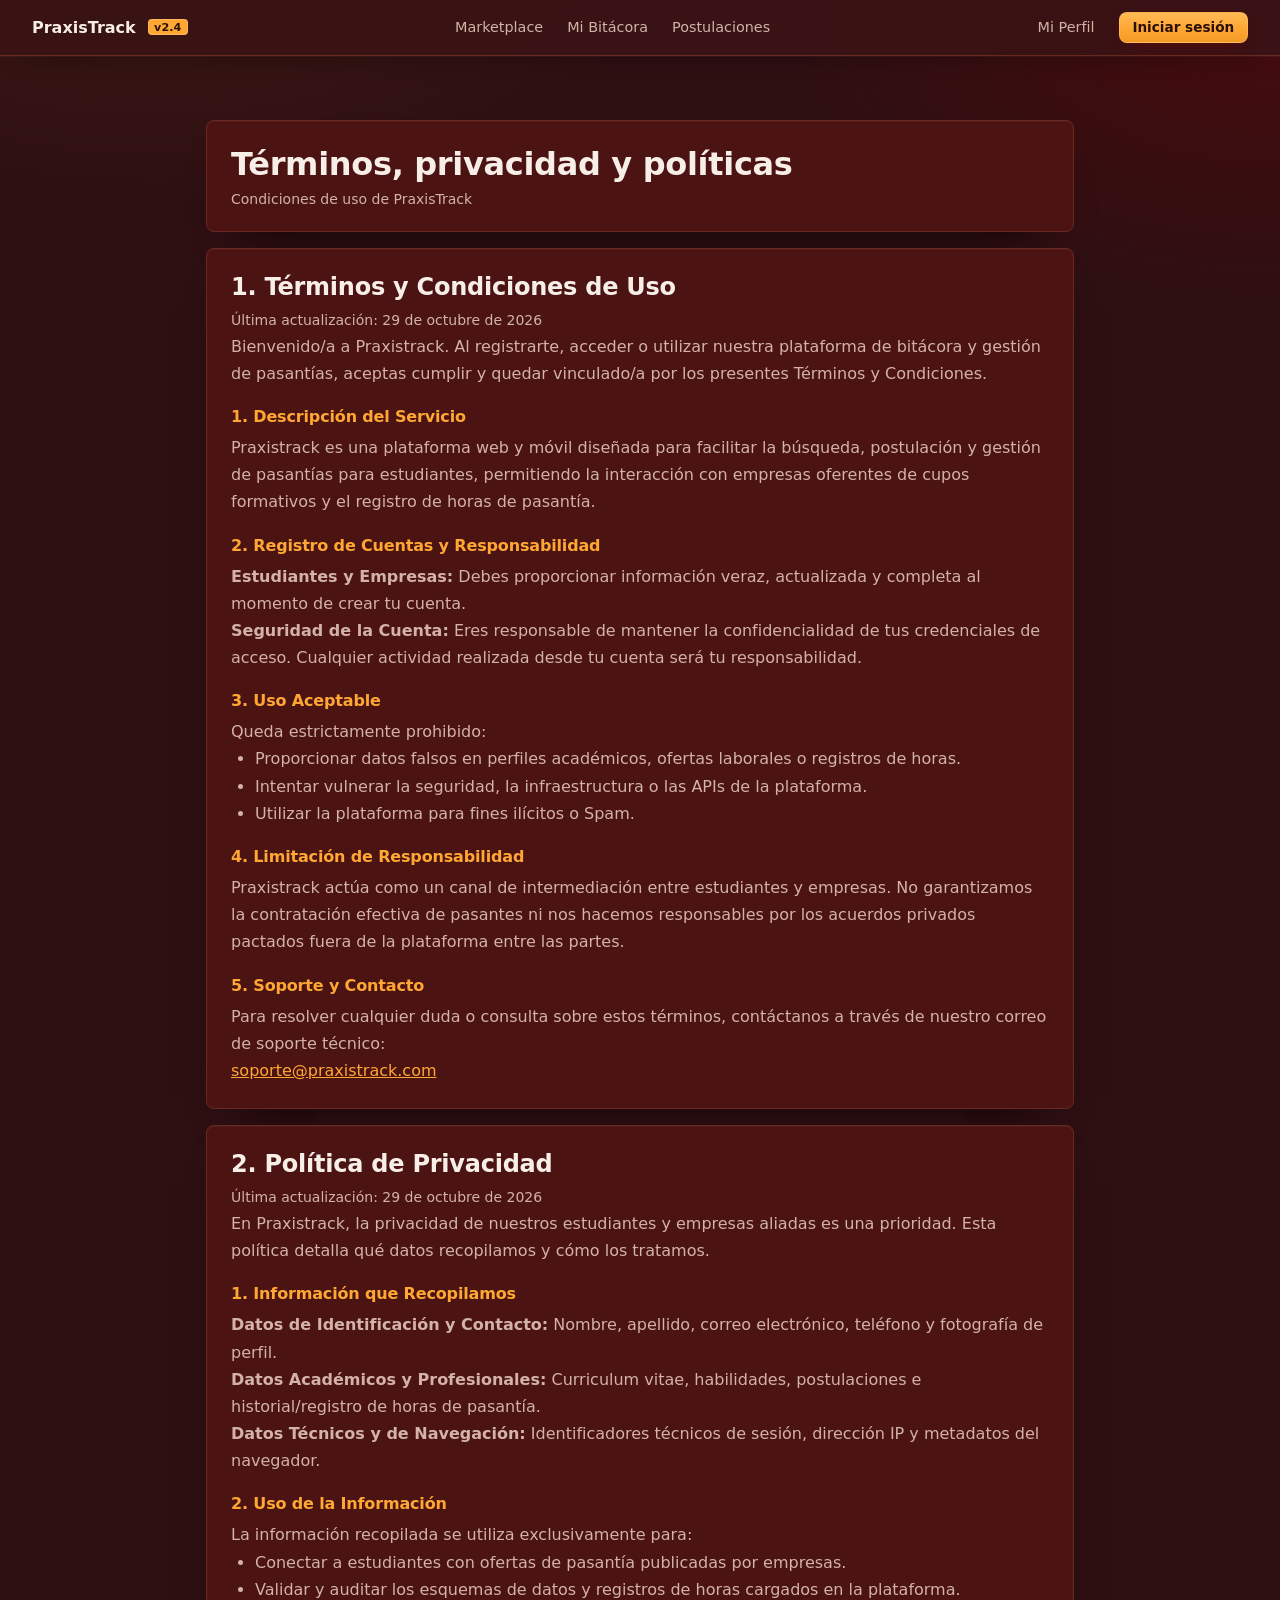
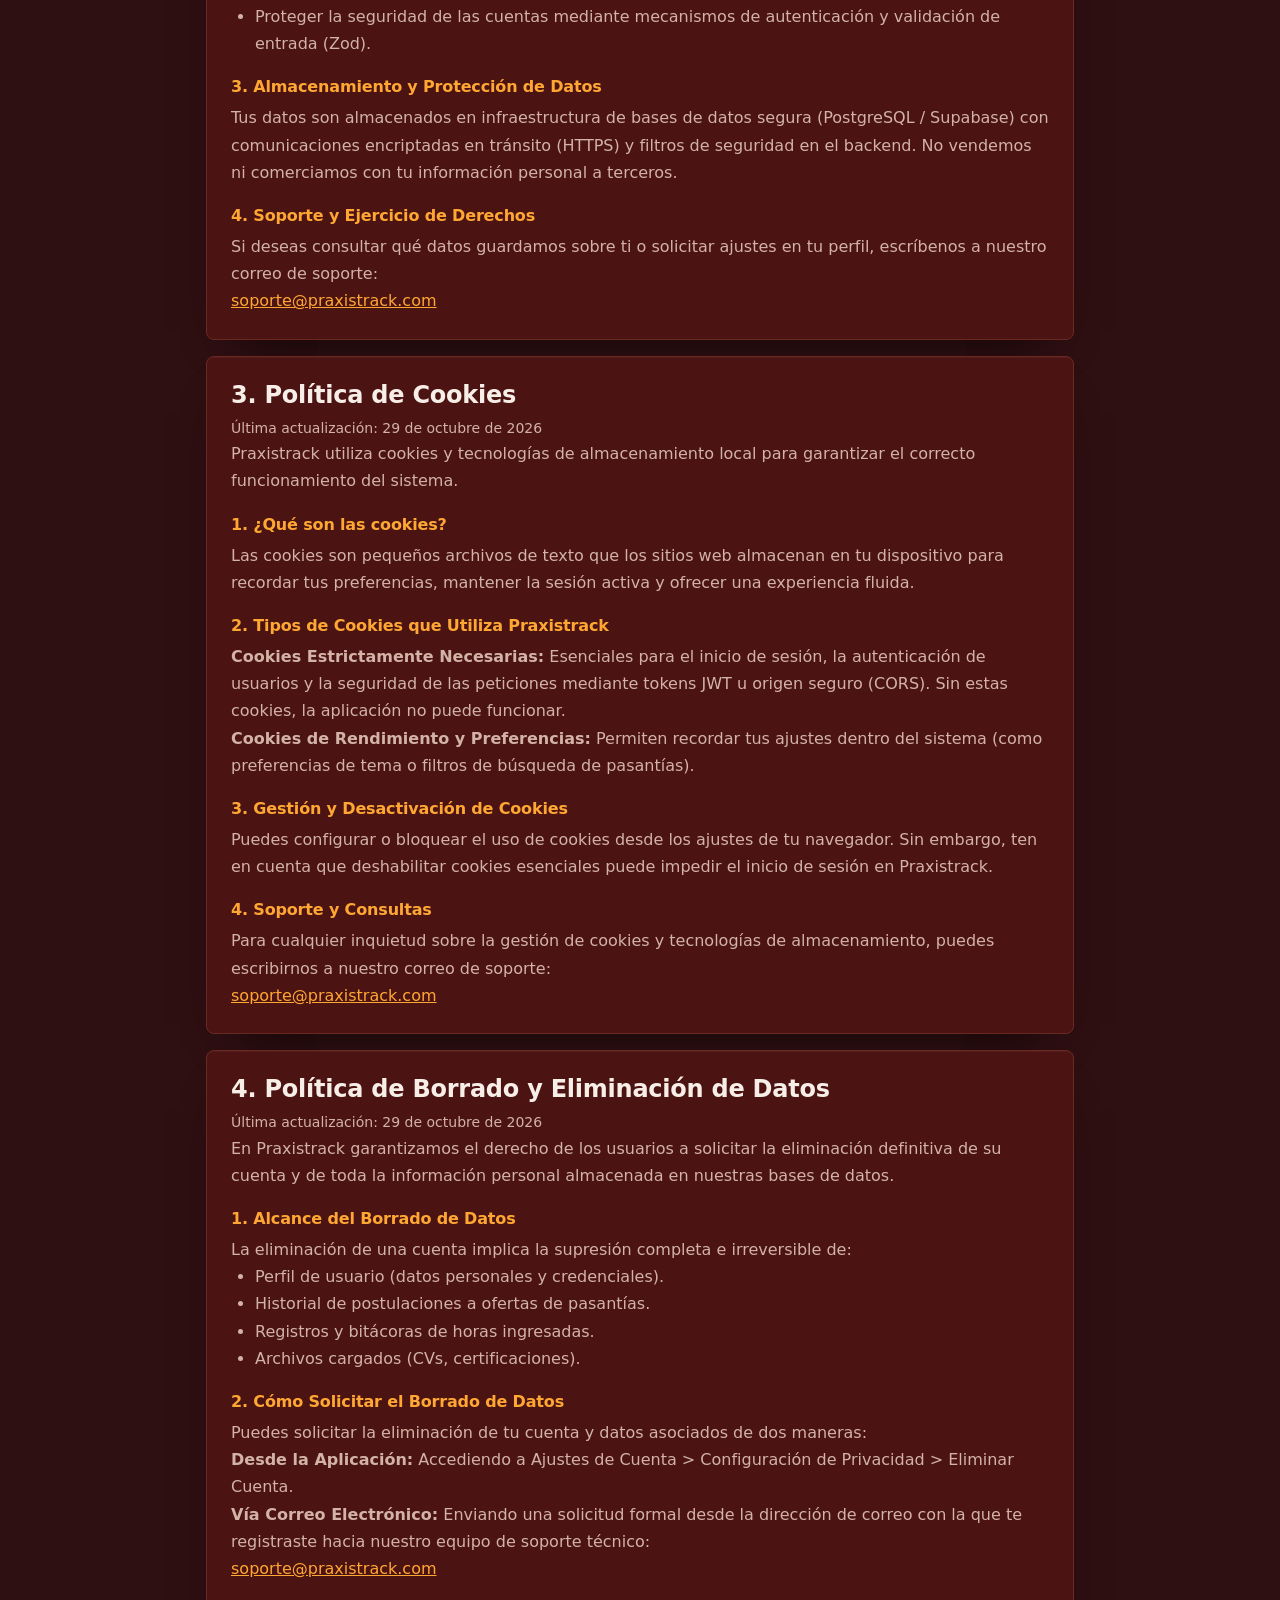
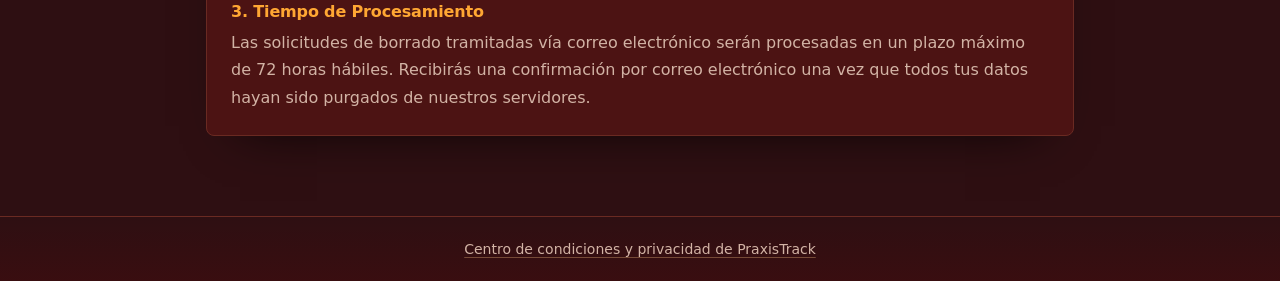
<file: frontend/terminos.html>
<!DOCTYPE html>
<html lang="es">
<head>
    <meta charset="UTF-8">
    <meta name="viewport" content="width=device-width, initial-scale=1.0">
    <title>Términos y privacidad | PraxisTrack</title>
    <link rel="stylesheet" href="css/style.css">
    <style>
        .topnav {
            background-color: rgba(58, 19, 21, 0.92);
            border-bottom: 1px solid var(--border-color);
            padding: 0.75rem 2rem;
            display: flex;
            align-items: center;
            justify-content: space-between;
            position: sticky;
            top: 0;
            z-index: 100;
        }
        .topnav-brand {
            display: flex;
            align-items: center;
            gap: 0.75rem;
            text-decoration: none;
            color: var(--text-main);
            font-weight: 700;
        }
        .topnav-brand span {
            background-color: var(--accent-amber);
            color: var(--on-accent);
            font-size: 0.7rem;
            padding: 0.1rem 0.4rem;
            border-radius: 4px;
        }
        .topnav-menu, .topnav-actions {
            display: flex;
            align-items: center;
            gap: 1.5rem;
        }
        .topnav-menu a, .topnav-link {
            color: var(--text-muted);
            text-decoration: none;
            font-size: 0.9rem;
            font-weight: 500;
            transition: color 0.2s;
        }
        .topnav-menu a:hover, .topnav-menu a.active, .topnav-link:hover {
            color: var(--accent-amber);
        }
        .topnav-auth-action {
            padding: 0.4rem 0.8rem;
            font-size: 0.85rem;
        }
        .terms-container {
            max-width: 900px;
            margin: 2rem auto;
        }
        .terms-header, .terms-section {
            background: var(--bg-card);
            border: 1px solid var(--border-color);
            border-radius: 8px;
            padding: 1.5rem;
            margin-bottom: 1rem;
        }
        .terms-header h1, .terms-section h2 {
            margin-bottom: 0.5rem;
        }
        .terms-section h3 {
            color: var(--accent-amber);
            margin: 1.25rem 0 0.5rem;
            font-size: 1rem;
        }
        .terms-section p, .terms-section li {
            color: var(--text-muted);
            line-height: 1.7;
        }
        .terms-section ul {
            padding-left: 1.5rem;
        }
        .terms-section a {
            color: var(--accent-amber);
        }
        .terms-updated {
            color: var(--text-muted);
            font-size: 0.875rem;
        }
        @media (max-width: 720px) {
            .topnav {
                padding: 0.75rem 1rem;
                flex-wrap: wrap;
                gap: 0.75rem;
            }
            .topnav-menu {
                order: 3;
                width: 100%;
                justify-content: space-between;
                gap: 0.75rem;
            }
            .topnav-actions {
                gap: 0.75rem;
            }
        }
    </style>
    <link rel="stylesheet" href="css/responsive.css">
</head>
<body>
    <header class="topnav">
        <a href="marketplace.html" class="topnav-brand">PraxisTrack <span>v2.4</span></a>
        <nav class="topnav-menu" aria-label="Navegación principal">
            <a href="marketplace.html">Marketplace</a>
            <a href="bitacora.html">Mi Bitácora</a>
            <a href="postulaciones.html">Postulaciones</a>
        </nav>
        <div class="topnav-actions">
            <a href="perfil.html" class="topnav-link">Mi Perfil</a>
            <a href="auth.html" class="btn-primary topnav-auth-action">Iniciar sesión</a>
        </div>
    </header>

    <main class="container terms-container">
        <header class="terms-header">
            <h1>Términos, privacidad y políticas</h1>
            <p class="terms-updated">Condiciones de uso de PraxisTrack</p>
        </header>

        <section class="terms-section">
            <h2>1. Términos y Condiciones de Uso</h2>
            <p class="terms-updated">Última actualización: 29 de octubre de 2026</p>
            <p>Bienvenido/a a Praxistrack. Al registrarte, acceder o utilizar nuestra plataforma de bitácora y gestión de pasantías, aceptas cumplir y quedar vinculado/a por los presentes Términos y Condiciones.</p>
            <h3>1. Descripción del Servicio</h3>
            <p>Praxistrack es una plataforma web y móvil diseñada para facilitar la búsqueda, postulación y gestión de pasantías para estudiantes, permitiendo la interacción con empresas oferentes de cupos formativos y el registro de horas de pasantía.</p>
            <h3>2. Registro de Cuentas y Responsabilidad</h3>
            <p><strong>Estudiantes y Empresas:</strong> Debes proporcionar información veraz, actualizada y completa al momento de crear tu cuenta.</p>
            <p><strong>Seguridad de la Cuenta:</strong> Eres responsable de mantener la confidencialidad de tus credenciales de acceso. Cualquier actividad realizada desde tu cuenta será tu responsabilidad.</p>
            <h3>3. Uso Aceptable</h3>
            <p>Queda estrictamente prohibido:</p>
            <ul>
                <li>Proporcionar datos falsos en perfiles académicos, ofertas laborales o registros de horas.</li>
                <li>Intentar vulnerar la seguridad, la infraestructura o las APIs de la plataforma.</li>
                <li>Utilizar la plataforma para fines ilícitos o Spam.</li>
            </ul>
            <h3>4. Limitación de Responsabilidad</h3>
            <p>Praxistrack actúa como un canal de intermediación entre estudiantes y empresas. No garantizamos la contratación efectiva de pasantes ni nos hacemos responsables por los acuerdos privados pactados fuera de la plataforma entre las partes.</p>
            <h3>5. Soporte y Contacto</h3>
            <p>Para resolver cualquier duda o consulta sobre estos términos, contáctanos a través de nuestro correo de soporte técnico:</p>
            <p><a href="mailto:soporte@praxistrack.com">soporte@praxistrack.com</a></p>
        </section>

        <section class="terms-section">
            <h2>2. Política de Privacidad</h2>
            <p class="terms-updated">Última actualización: 29 de octubre de 2026</p>
            <p>En Praxistrack, la privacidad de nuestros estudiantes y empresas aliadas es una prioridad. Esta política detalla qué datos recopilamos y cómo los tratamos.</p>
            <h3>1. Información que Recopilamos</h3>
            <p><strong>Datos de Identificación y Contacto:</strong> Nombre, apellido, correo electrónico, teléfono y fotografía de perfil.</p>
            <p><strong>Datos Académicos y Profesionales:</strong> Curriculum vitae, habilidades, postulaciones e historial/registro de horas de pasantía.</p>
            <p><strong>Datos Técnicos y de Navegación:</strong> Identificadores técnicos de sesión, dirección IP y metadatos del navegador.</p>
            <h3>2. Uso de la Información</h3>
            <p>La información recopilada se utiliza exclusivamente para:</p>
            <ul>
                <li>Conectar a estudiantes con ofertas de pasantía publicadas por empresas.</li>
                <li>Validar y auditar los esquemas de datos y registros de horas cargados en la plataforma.</li>
                <li>Proteger la seguridad de las cuentas mediante mecanismos de autenticación y validación de entrada (Zod).</li>
            </ul>
            <h3>3. Almacenamiento y Protección de Datos</h3>
            <p>Tus datos son almacenados en infraestructura de bases de datos segura (PostgreSQL / Supabase) con comunicaciones encriptadas en tránsito (HTTPS) y filtros de seguridad en el backend. No vendemos ni comerciamos con tu información personal a terceros.</p>
            <h3>4. Soporte y Ejercicio de Derechos</h3>
            <p>Si deseas consultar qué datos guardamos sobre ti o solicitar ajustes en tu perfil, escríbenos a nuestro correo de soporte:</p>
            <p><a href="mailto:soporte@praxistrack.com">soporte@praxistrack.com</a></p>
        </section>

        <section class="terms-section">
            <h2>3. Política de Cookies</h2>
            <p class="terms-updated">Última actualización: 29 de octubre de 2026</p>
            <p>Praxistrack utiliza cookies y tecnologías de almacenamiento local para garantizar el correcto funcionamiento del sistema.</p>
            <h3>1. ¿Qué son las cookies?</h3>
            <p>Las cookies son pequeños archivos de texto que los sitios web almacenan en tu dispositivo para recordar tus preferencias, mantener la sesión activa y ofrecer una experiencia fluida.</p>
            <h3>2. Tipos de Cookies que Utiliza Praxistrack</h3>
            <p><strong>Cookies Estrictamente Necesarias:</strong> Esenciales para el inicio de sesión, la autenticación de usuarios y la seguridad de las peticiones mediante tokens JWT u origen seguro (CORS). Sin estas cookies, la aplicación no puede funcionar.</p>
            <p><strong>Cookies de Rendimiento y Preferencias:</strong> Permiten recordar tus ajustes dentro del sistema (como preferencias de tema o filtros de búsqueda de pasantías).</p>
            <h3>3. Gestión y Desactivación de Cookies</h3>
            <p>Puedes configurar o bloquear el uso de cookies desde los ajustes de tu navegador. Sin embargo, ten en cuenta que deshabilitar cookies esenciales puede impedir el inicio de sesión en Praxistrack.</p>
            <h3>4. Soporte y Consultas</h3>
            <p>Para cualquier inquietud sobre la gestión de cookies y tecnologías de almacenamiento, puedes escribirnos a nuestro correo de soporte:</p>
            <p><a href="mailto:soporte@praxistrack.com">soporte@praxistrack.com</a></p>
        </section>

        <section class="terms-section">
            <h2>4. Política de Borrado y Eliminación de Datos</h2>
            <p class="terms-updated">Última actualización: 29 de octubre de 2026</p>
            <p>En Praxistrack garantizamos el derecho de los usuarios a solicitar la eliminación definitiva de su cuenta y de toda la información personal almacenada en nuestras bases de datos.</p>
            <h3>1. Alcance del Borrado de Datos</h3>
            <p>La eliminación de una cuenta implica la supresión completa e irreversible de:</p>
            <ul>
                <li>Perfil de usuario (datos personales y credenciales).</li>
                <li>Historial de postulaciones a ofertas de pasantías.</li>
                <li>Registros y bitácoras de horas ingresadas.</li>
                <li>Archivos cargados (CVs, certificaciones).</li>
            </ul>
            <h3>2. Cómo Solicitar el Borrado de Datos</h3>
            <p>Puedes solicitar la eliminación de tu cuenta y datos asociados de dos maneras:</p>
            <p><strong>Desde la Aplicación:</strong> Accediendo a Ajustes de Cuenta &gt; Configuración de Privacidad &gt; Eliminar Cuenta.</p>
            <p><strong>Vía Correo Electrónico:</strong> Enviando una solicitud formal desde la dirección de correo con la que te registraste hacia nuestro equipo de soporte técnico:</p>
            <p><a href="mailto:soporte@praxistrack.com">soporte@praxistrack.com</a></p>
            <h3>3. Tiempo de Procesamiento</h3>
            <p>Las solicitudes de borrado tramitadas vía correo electrónico serán procesadas en un plazo máximo de 72 horas hábiles. Recibirás una confirmación por correo electrónico una vez que todos tus datos hayan sido purgados de nuestros servidores.</p>
        </section>
    </main>

    <footer>
        <p><a href="terminos.html">Centro de condiciones y privacidad de PraxisTrack</a></p>
    </footer>
</body>
</html>
</file>
<file: frontend/css/style.css>
:root {
    color-scheme: dark;

    /* Fondo y superficies: borgoña profundo con capas cálidas */
    --bg-main: #2e0f12;
    --bg-elevated: #3a1315;
    --bg-card: #4c1313;
    --bg-card-hover: #571815;
    --bg-input: #3a1315;
    --border-color: #6a2a22;
    --border-soft: rgba(197, 146, 102, 0.16);

    /* Texto: marfil cálido en lugar de blanco puro para descansar la vista */
    --text-main: #f7eee7;
    --text-muted: #d2b3a5;

    /* Acentos de la paleta */
    --accent-amber: #ffa733;
    --accent-amber-hover: #e0922c;
    --accent-amber-light: rgba(255, 167, 51, 0.12);
    --accent-sand: #c59266;
    --accent-rust: #a23a17;
    --accent-red: #7d0404;
    --on-accent: #2b1008;

    /* Estados semánticos dentro de la misma gama */
    --success-color: #c59266;
    --success-bg: rgba(197, 146, 102, 0.16);
    --danger-color: #d96a4a;
    --danger-strong: #7d0404;
    --danger-bg: rgba(125, 4, 4, 0.32);
    --badge-neutral-bg: rgba(210, 179, 165, 0.12);
    --badge-pending-bg: rgba(255, 167, 51, 0.14);
    --badge-danger-bg: rgba(162, 58, 23, 0.24);

    --focus-ring: 0 0 0 3px rgba(255, 167, 51, 0.16);
    --font-sans: 'Inter', system-ui, -apple-system, sans-serif;
}

* {
    box-sizing: border-box;
    margin: 0;
    padding: 0;
}

body {
    background-color: var(--bg-main);
    background-image:
        radial-gradient(900px 520px at 12% -12%, rgba(255, 167, 51, 0.07), transparent 62%),
        radial-gradient(760px 460px at 100% 0%, rgba(125, 4, 4, 0.32), transparent 66%);
    background-attachment: fixed;
    color: var(--text-main);
    font-family: var(--font-sans);
    min-height: 100vh;
    display: flex;
    flex-direction: column;
    -webkit-font-smoothing: antialiased;
    text-rendering: optimizeLegibility;
}

::selection {
    background-color: rgba(255, 167, 51, 0.28);
    color: #fff8f0;
}

::-webkit-scrollbar {
    width: 12px;
    height: 12px;
}

::-webkit-scrollbar-track {
    background-color: var(--bg-main);
}

::-webkit-scrollbar-thumb {
    background-color: #6a2a22;
    border: 3px solid var(--bg-main);
    border-radius: 999px;
}

::-webkit-scrollbar-thumb:hover {
    background-color: var(--accent-rust);
}

h1, h2, h3 {
    letter-spacing: -0.01em;
}

/* Contenedor principal */
.container {
    width: 100%;
    max-width: 1200px;
    margin: 0 auto;
    padding: 2rem 1rem;
    flex: 1;
}

/* Barra de navegación: cristal cálido y sutil */
.topnav {
    backdrop-filter: blur(12px);
    -webkit-backdrop-filter: blur(12px);
    box-shadow: 0 1px 0 rgba(197, 146, 102, 0.08), 0 12px 30px -22px rgba(0, 0, 0, 0.9);
}

.topnav-brand span {
    color: var(--on-accent) !important;
    box-shadow: inset 0 0 0 1px rgba(255, 255, 255, 0.18);
}

.topnav-menu a.active {
    position: relative;
}

.topnav-menu a.active::after {
    content: "";
    position: absolute;
    left: 0;
    right: 0;
    bottom: -0.55rem;
    height: 2px;
    border-radius: 2px;
    background-color: var(--accent-sand);
}

/* Botones estandarizados */
.btn-primary {
    background-color: var(--accent-amber);
    background-image: linear-gradient(180deg, #ffb955 0%, #ffa733 55%, #f39a24 100%);
    color: var(--on-accent);
    font-weight: 650;
    padding: 0.5rem 1rem;
    border: 1px solid rgba(255, 199, 120, 0.45);
    border-radius: 8px;
    cursor: pointer;
    transition: filter 0.2s ease, transform 0.2s ease, box-shadow 0.2s ease;
    box-shadow: 0 6px 18px -10px rgba(125, 4, 4, 0.9);
    text-decoration: none;
    display: inline-flex;
    align-items: center;
    gap: 0.5rem;
}

.btn-primary:hover {
    background-color: var(--accent-amber-hover);
    filter: brightness(1.05);
    box-shadow: 0 10px 24px -12px rgba(255, 167, 51, 0.55);
}

.btn-primary:active {
    transform: translateY(1px);
}

.btn-primary:focus-visible,
a:focus-visible,
button:focus-visible,
input:focus-visible,
select:focus-visible,
textarea:focus-visible {
    outline: 2px solid var(--accent-sand);
    outline-offset: 2px;
}

/* Formularios: anillo de foco suave y coherente */
input,
select,
textarea {
    transition: border-color 0.2s ease, box-shadow 0.2s ease, background-color 0.2s ease;
}

input:focus,
select:focus,
textarea:focus {
    border-color: var(--accent-sand);
    box-shadow: var(--focus-ring);
}

input::placeholder,
textarea::placeholder {
    color: rgba(210, 179, 165, 0.55);
}

input:disabled {
    background-color: rgba(58, 19, 21, 0.6);
}

/* Superficies con profundidad discreta */
.auth-container,
.perfil-container,
.card-panel,
.filters-panel,
.offer-card,
.terms-header,
.terms-section {
    box-shadow:
        0 24px 50px -34px rgba(0, 0, 0, 0.95),
        inset 0 1px 0 rgba(255, 231, 209, 0.04);
}

/* Enlaces dentro de contenido */
a {
    transition: color 0.2s ease;
}

/* Footer Global / Centro de condiciones y privacidad */
footer {
    text-align: center;
    padding: 1.5rem;
    border-top: 1px solid var(--border-color);
    color: var(--text-muted);
    font-size: 0.875rem;
    margin-top: auto;
    background-image: linear-gradient(180deg, transparent, rgba(125, 4, 4, 0.14));
}

footer a {
    color: var(--text-muted);
    text-decoration: underline;
    text-decoration-color: rgba(197, 146, 102, 0.45);
    text-underline-offset: 3px;
}

footer a:hover {
    color: var(--accent-sand);
}
</file>
<file: frontend/css/responsive.css>
/* ============================================================
   PraxisTrack · Adaptación automática móvil / tablet / PC
   Se carga después del <style> de cada página para poder
   sobrescribir las grillas definidas en cada HTML.
   ============================================================ */

/* --- Medios fluidos --- */
img,
svg,
video,
canvas {
    max-width: 100%;
    height: auto;
}

/* --- Escritorio amplio: aprovechar el espacio sin estirar de más --- */
@media (min-width: 1440px) {
    .container {
        max-width: 1280px;
    }
}

/* --- Barra de navegación --- */
@media (max-width: 860px) {
    .topnav {
        flex-wrap: wrap;
        row-gap: 0.45rem;
        padding: 0.65rem 1rem !important;
    }

    .topnav-brand {
        font-size: 1rem;
    }

    .topnav-menu {
        order: 3;
        width: 100%;
        justify-content: flex-start !important;
        gap: 0.25rem !important;
        overflow-x: auto;
        padding: 0.1rem 0 0.15rem;
        scrollbar-width: none;
        -webkit-overflow-scrolling: touch;
    }

    .topnav-menu::-webkit-scrollbar {
        display: none;
    }

    .topnav-menu a {
        font-size: 0.82rem !important;
        padding: 0.35rem 0.55rem;
        white-space: nowrap;
        border-radius: 6px;
    }

    .topnav-menu a.active {
        background-color: rgba(255, 167, 51, 0.12);
        color: var(--accent-amber);
    }

    .topnav-menu a.active::after {
        display: none;
    }

    .topnav-actions {
        margin-left: auto;
        gap: 0.6rem !important;
    }

    .topnav-actions a:not(.btn-primary) {
        font-size: 0.82rem !important;
    }

    .topnav .btn-primary {
        padding: 0.35rem 0.7rem !important;
        font-size: 0.8rem !important;
    }

    .icon-btn {
        font-size: 1rem;
    }
}

@media (max-width: 400px) {
    .topnav-brand span {
        display: none;
    }

    .topnav-menu a {
        font-size: 0.78rem !important;
    }

    .topnav .btn-primary {
        padding: 0.3rem 0.55rem !important;
        font-size: 0.76rem !important;
    }
}

/* --- Contenedores y grillas de contenido --- */
.marketplace-layout > *,
.bitacora-grid > *,
.postulaciones-layout > *,
.card-panel {
    /* Permite que las tablas anchas hagan scroll interno
       en lugar de estirar la columna fuera de la pantalla. */
    min-width: 0;
}

@media (max-width: 900px) {
    .marketplace-layout,
    .bitacora-grid,
    .postulaciones-layout {
        grid-template-columns: 1fr !important;
        gap: 1.25rem !important;
    }

    /* El panel de filtros pasa a ser una barra compacta */
    .marketplace-layout .filters-panel {
        display: flex;
        flex-wrap: wrap;
        align-items: center;
        gap: 0.75rem 1.25rem;
    }

    .marketplace-layout .filters-panel h3 {
        margin: 0;
    }

    .marketplace-layout .filters-panel > div {
        flex: 1 1 220px;
        margin: 0 !important;
    }

    .marketplace-layout .filters-panel select {
        margin: 0;
    }
}

@media (max-width: 720px) {
    .container {
        padding: 1.35rem 1rem;
    }

    h1 {
        font-size: 1.38rem !important;
        line-height: 1.25;
    }

    /* Evita el zoom automático de iOS al enfocar un campo */
    input,
    select,
    textarea {
        font-size: 16px;
    }

    .btn-primary {
        min-height: 42px;
    }

    .offers-grid {
        grid-template-columns: 1fr !important;
        gap: 1rem !important;
    }

    .search-bar-container {
        margin-bottom: 1rem;
    }

    .offer-footer {
        flex-wrap: wrap;
        row-gap: 0.55rem;
    }

    .card-panel {
        padding: 1.15rem;
    }

    .card-panel table {
        min-width: 520px;
    }

    .bitacora-grid .card-panel table {
        min-width: 560px;
    }

    th,
    td {
        padding: 0.6rem;
        white-space: nowrap;
    }

    footer {
        padding: 1.25rem 1rem;
        font-size: 0.8rem;
    }
}

@media (max-width: 420px) {
    .card-panel {
        padding: 1rem;
    }

    .card-panel table {
        min-width: 480px;
    }

    .bitacora-grid .card-panel table {
        min-width: 520px;
    }
}

/* --- Autenticación --- */
@media (max-width: 720px) {
    .auth-container {
        margin: 1rem auto;
        padding: 1.5rem;
        border-radius: 10px;
    }

    .auth-tab {
        padding: 0.65rem 0.4rem;
        font-size: 0.9rem;
    }

    .auth-btn {
        min-height: 44px;
    }
}

@media (max-width: 380px) {
    .auth-container {
        padding: 1.15rem;
    }

    .auth-tab {
        font-size: 0.84rem;
    }
}

/* --- Perfil --- */
@media (max-width: 720px) {
    .perfil-container {
        margin: 1rem auto;
        padding: 1.5rem;
        border-radius: 10px;
    }

    .danger-zone {
        margin-top: 2rem;
        padding-top: 1.25rem;
    }

    .btn-danger {
        width: 100%;
        min-height: 42px;
    }
}

@media (max-width: 380px) {
    .perfil-container {
        padding: 1.15rem;
    }
}

/* --- Términos y privacidad --- */
@media (max-width: 720px) {
    .terms-container {
        margin: 1rem auto;
    }

    .terms-header,
    .terms-section {
        padding: 1.25rem;
        border-radius: 10px;
    }

    .terms-section h2 {
        font-size: 1.2rem;
        line-height: 1.3;
    }

    .terms-section h3 {
        font-size: 0.95rem;
    }

    .terms-section p,
    .terms-section li {
        font-size: 0.92rem;
        line-height: 1.65;
    }
}

/* --- Preferencias de accesibilidad --- */
@media (prefers-reduced-motion: reduce) {
    *,
    *::before,
    *::after {
        animation-duration: 0.01ms !important;
        animation-iteration-count: 1 !important;
        transition-duration: 0.01ms !important;
        scroll-behavior: auto !important;
    }
}
</file>
